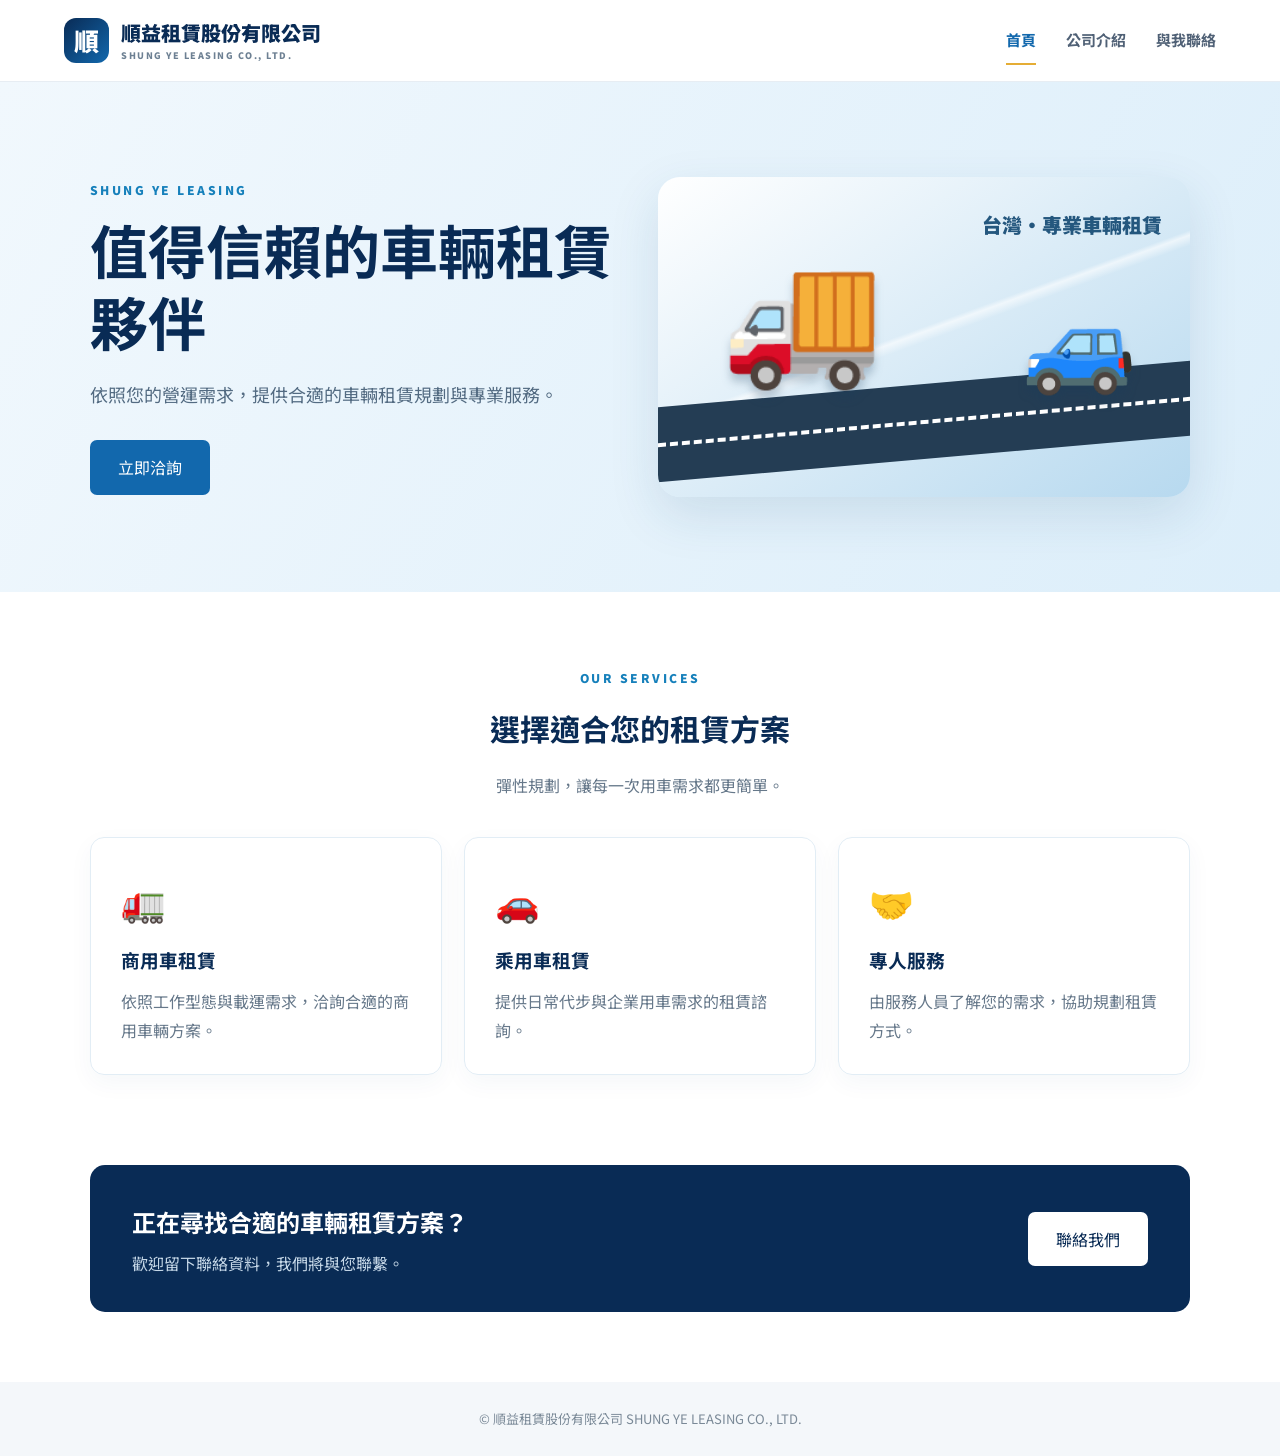
<file: index.html>
<!doctype html>
<html lang="zh-Hant">
<head>
  <meta charset="utf-8"><meta name="viewport" content="width=device-width,initial-scale=1">
  <title>順益租賃股份有限公司｜首頁</title><link rel="stylesheet" href="style.css">
</head>
<body>
<header class="site-header"><a class="brand" href="index.html"><span class="brand-mark">順</span><span>順益租賃股份有限公司<small>SHUNG YE LEASING CO., LTD.</small></span></a>
<nav><a class="active" href="index.html">首頁</a><a href="about.html">公司介紹</a><a href="contact.html">與我聯絡</a></nav></header>
<main>
<section class="hero"><div class="hero-copy"><p class="eyebrow">SHUNG YE LEASING</p><h1>值得信賴的車輛租賃夥伴</h1><p>依照您的營運需求，提供合適的車輛租賃規劃與專業服務。</p><a class="button" href="contact.html">立即洽詢</a></div><div class="hero-art"><div class="road"></div><div class="truck">🚚</div><div class="car">🚙</div><div class="city">台灣・專業車輛租賃</div></div></section>
<section class="section"><div class="section-heading"><p class="eyebrow">OUR SERVICES</p><h2>選擇適合您的租賃方案</h2><p>彈性規劃，讓每一次用車需求都更簡單。</p></div>
<div class="cards"><article class="card"><div class="icon">🚛</div><h3>商用車租賃</h3><p>依照工作型態與載運需求，洽詢合適的商用車輛方案。</p></article><article class="card"><div class="icon">🚗</div><h3>乘用車租賃</h3><p>提供日常代步與企業用車需求的租賃諮詢。</p></article><article class="card"><div class="icon">🤝</div><h3>專人服務</h3><p>由服務人員了解您的需求，協助規劃租賃方式。</p></article></div></section>
<section class="cta"><div><h2>正在尋找合適的車輛租賃方案？</h2><p>歡迎留下聯絡資料，我們將與您聯繫。</p></div><a class="button light" href="contact.html">聯絡我們</a></section>
</main><footer>© 順益租賃股份有限公司 SHUNG YE LEASING CO., LTD.</footer>
</body></html>
</file>
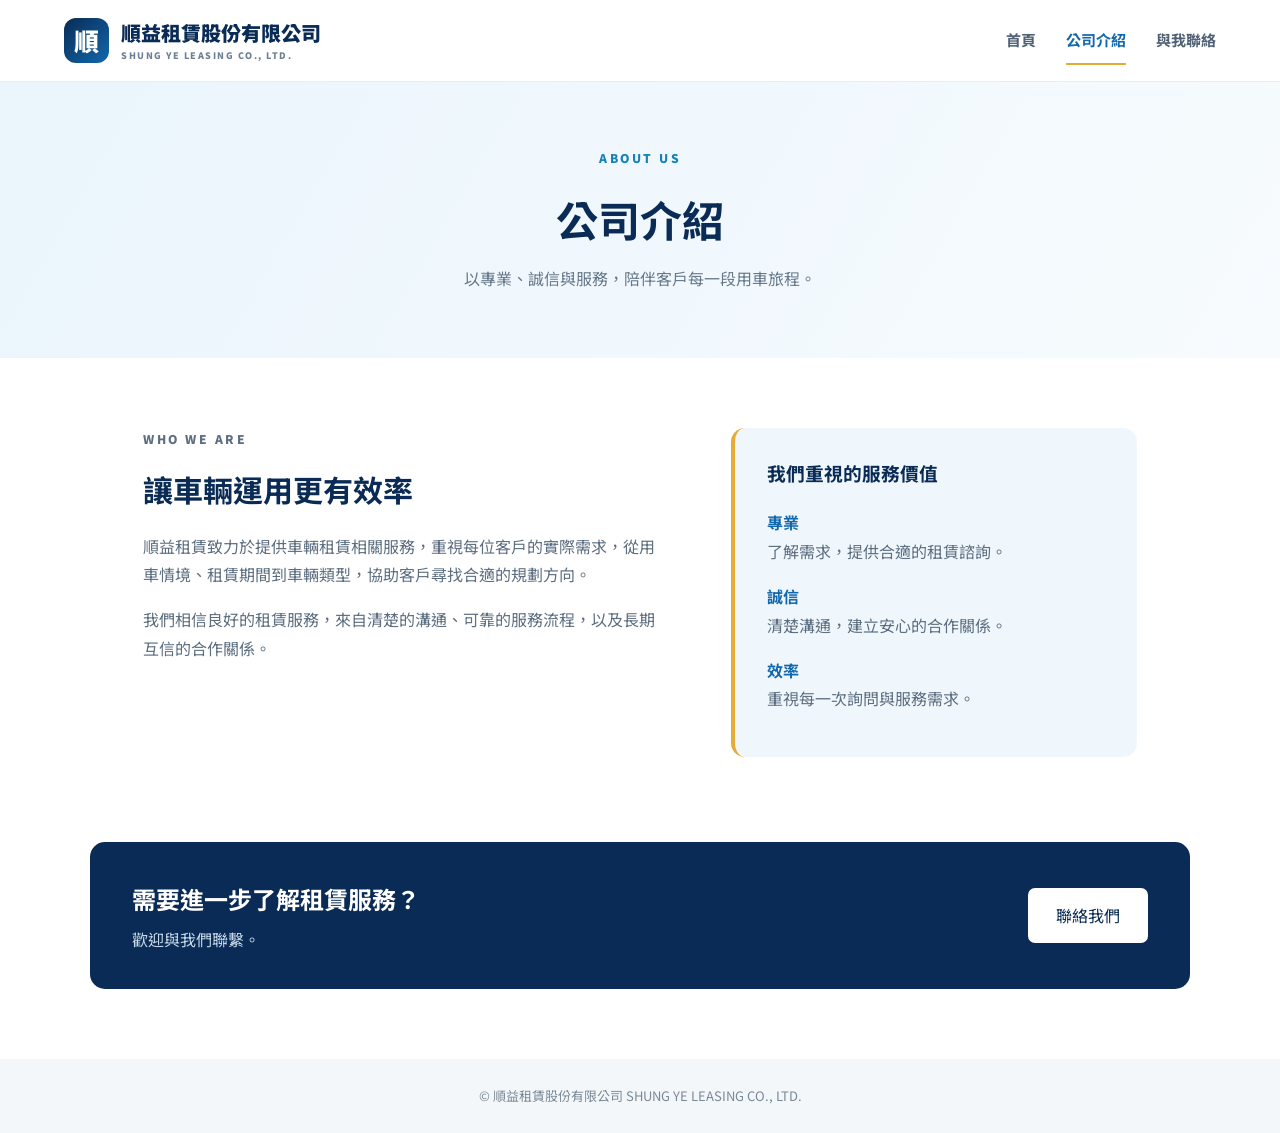
<file: about.html>
<!doctype html>
<html lang="zh-Hant"><head><meta charset="utf-8"><meta name="viewport" content="width=device-width,initial-scale=1"><title>公司介紹｜順益租賃股份有限公司</title><link rel="stylesheet" href="style.css"></head>
<body><header class="site-header"><a class="brand" href="index.html"><span class="brand-mark">順</span><span>順益租賃股份有限公司<small>SHUNG YE LEASING CO., LTD.</small></span></a><nav><a href="index.html">首頁</a><a class="active" href="about.html">公司介紹</a><a href="contact.html">與我聯絡</a></nav></header>
<main><section class="page-hero"><p class="eyebrow">ABOUT US</p><h1>公司介紹</h1><p>以專業、誠信與服務，陪伴客戶每一段用車旅程。</p></section>
<section class="content two-col"><div><p class="eyebrow">WHO WE ARE</p><h2>讓車輛運用更有效率</h2><p>順益租賃致力於提供車輛租賃相關服務，重視每位客戶的實際需求，從用車情境、租賃期間到車輛類型，協助客戶尋找合適的規劃方向。</p><p>我們相信良好的租賃服務，來自清楚的溝通、可靠的服務流程，以及長期互信的合作關係。</p></div><aside class="values"><h3>我們重視的服務價值</h3><p><b>專業</b><br>了解需求，提供合適的租賃諮詢。</p><p><b>誠信</b><br>清楚溝通，建立安心的合作關係。</p><p><b>效率</b><br>重視每一次詢問與服務需求。</p></aside></section>
<section class="cta"><div><h2>需要進一步了解租賃服務？</h2><p>歡迎與我們聯繫。</p></div><a class="button light" href="contact.html">聯絡我們</a></section></main><footer>© 順益租賃股份有限公司 SHUNG YE LEASING CO., LTD.</footer></body></html>
</file>
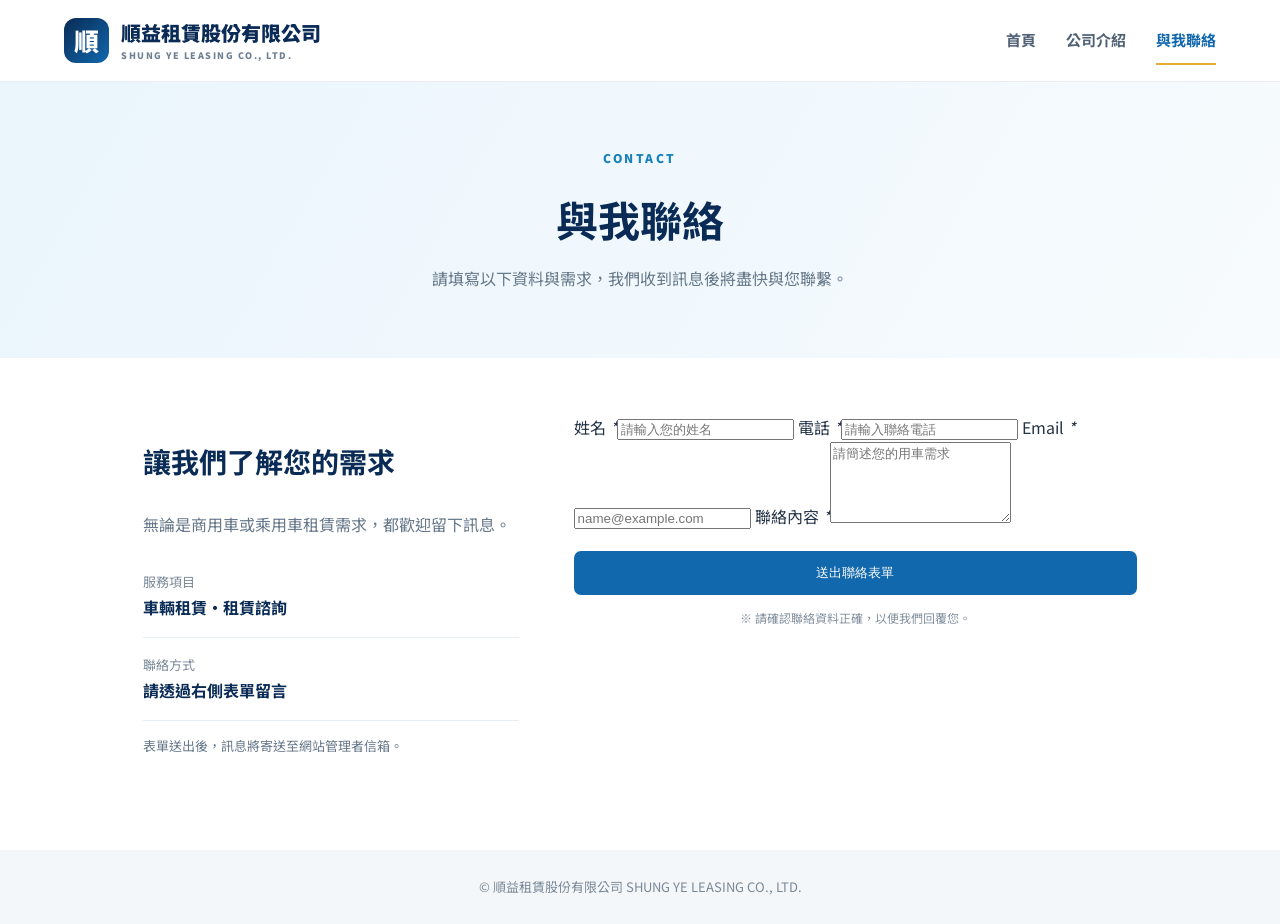
<file: contact.html>
<!doctype html>
<html lang="zh-Hant"><head><meta charset="utf-8"><meta name="viewport" content="width=device-width,initial-scale=1"><title>與我聯絡｜順益租賃股份有限公司</title><link rel="stylesheet" href="style.css"></head>
<body><header class="site-header"><a class="brand" href="index.html"><span class="brand-mark">順</span><span>順益租賃股份有限公司<small>SHUNG YE LEASING CO., LTD.</small></span></a><nav><a href="index.html">首頁</a><a href="about.html">公司介紹</a><a class="active" href="contact.html">與我聯絡</a></nav></header>
<main><section class="page-hero"><p class="eyebrow">CONTACT</p><h1>與我聯絡</h1><p>請填寫以下資料與需求，我們收到訊息後將盡快與您聯繫。</p></section>
<section class="contact-wrap"><div class="contact-info"><h2>讓我們了解您的需求</h2><p>無論是商用車或乘用車租賃需求，都歡迎留下訊息。</p><div class="info-line"><span>服務項目</span><b>車輛租賃・租賃諮詢</b></div><div class="info-line"><span>聯絡方式</span><b>請透過右側表單留言</b></div><p class="small">表單送出後，訊息將寄送至網站管理者信箱。</p></div>
<form action="https://formspree.io/f/mnpprnez" method="POST">
<input type="hidden" name="_subject" value="順益租賃網站－客戶聯絡表單">
<input type="hidden" name="_template" value="table">
<input type="hidden" name="_next" value="https://hush0314.github.io/myWeb/success.html">
<input type="text" name="_honey" style="display:none">
<label for="name">姓名 <em>*</em></label><input id="name" name="姓名" type="text" placeholder="請輸入您的姓名" required>
<label for="phone">電話 <em>*</em></label><input id="phone" name="電話" type="tel" placeholder="請輸入聯絡電話" required>
<label for="email">Email <em>*</em></label><input id="email" name="email" type="email" placeholder="name@example.com" required>
<label for="message">聯絡內容 <em>*</em></label><textarea id="message" name="聯絡內容" rows="5" placeholder="請簡述您的用車需求" required></textarea>
<button class="button submit" type="submit">送出聯絡表單</button><p class="form-note">※ 請確認聯絡資料正確，以便我們回覆您。</p>
</form></section></main><footer>© 順益租賃股份有限公司 SHUNG YE LEASING CO., LTD.</footer></body></html>
</file>
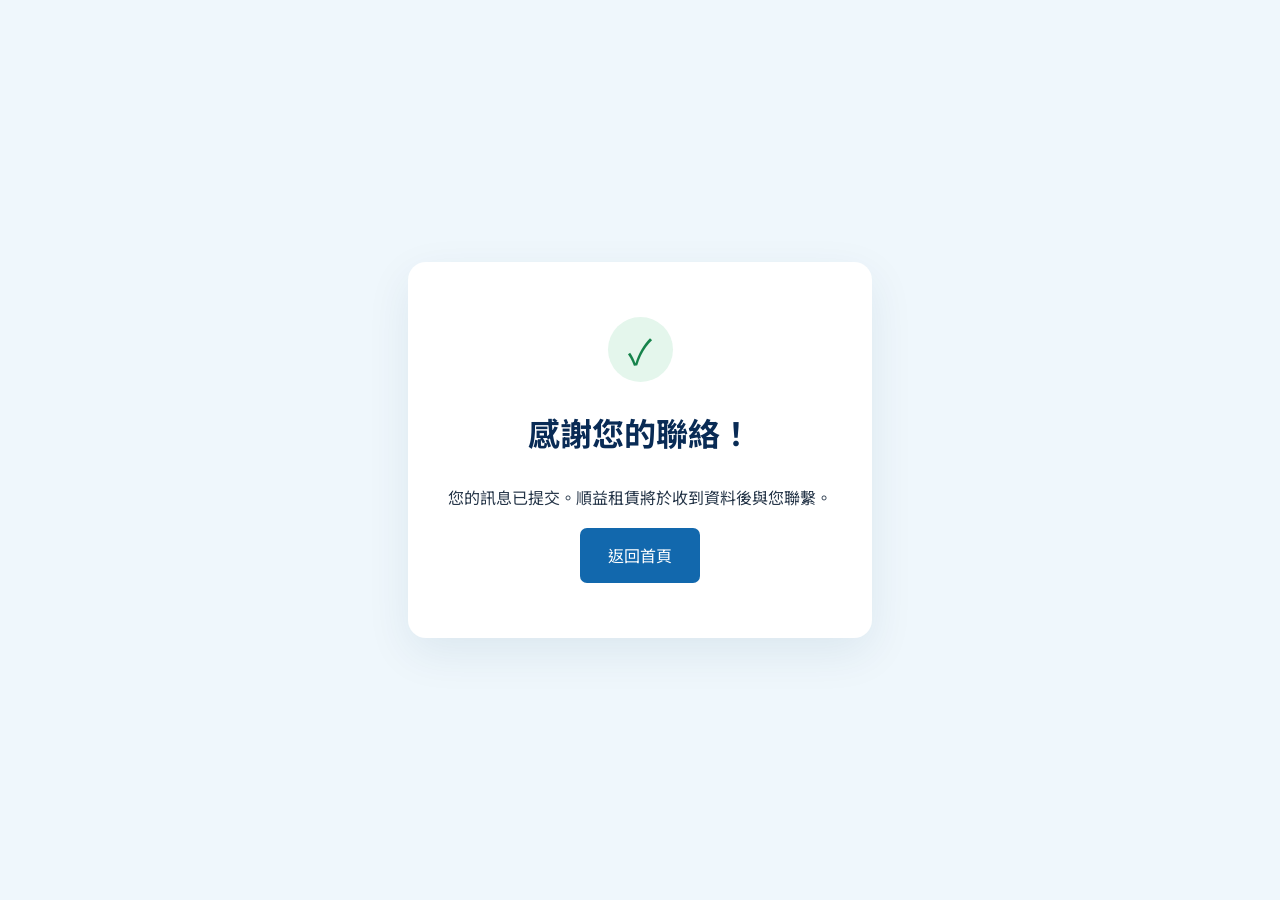
<file: success.html>
<!doctype html><html lang="zh-Hant"><head><meta charset="utf-8"><meta name="viewport" content="width=device-width,initial-scale=1"><title>訊息已送出｜順益租賃</title><link rel="stylesheet" href="style.css"></head><body><main class="success"><div class="success-box"><div class="success-icon">✓</div><h1>感謝您的聯絡！</h1><p>您的訊息已提交。順益租賃將於收到資料後與您聯繫。</p><a class="button" href="index.html">返回首頁</a></div></main></body></html>
</file>
<file: style.css>
@import url('https://fonts.googleapis.com/css2?family=Noto+Sans+TC:wght@400;500;700;900&display=swap');
:root{--navy:#092b55;--blue:#1268ad;--cyan:#eaf5fc;--ink:#243447;--muted:#66788a;--gold:#e5ad35}
*{box-sizing:border-box}body{margin:0;font-family:'Noto Sans TC',sans-serif;color:var(--ink);line-height:1.8;background:#fff}.site-header{height:auto;min-height:82px;padding:14px max(5vw,24px);display:flex;align-items:center;justify-content:space-between;gap:24px;border-bottom:1px solid #e7edf3;background:#fff}.brand{display:flex;align-items:center;gap:12px;text-decoration:none;color:var(--navy);font-weight:900;font-size:20px;line-height:1.25}.brand small{display:block;font-size:9px;letter-spacing:1.5px;color:#6d8093;margin-top:5px}.brand-mark{width:45px;height:45px;border-radius:12px;background:linear-gradient(135deg,var(--navy),var(--blue));color:white;display:grid;place-items:center;font-size:25px}nav{display:flex;gap:30px}nav a{color:#506176;text-decoration:none;font-size:15px;font-weight:700;padding:10px 0}nav a:hover,nav a.active{color:var(--blue);border-bottom:2px solid var(--gold)}.hero{min-height:510px;padding:70px max(7vw,28px);display:grid;grid-template-columns:1fr 1fr;align-items:center;gap:35px;background:linear-gradient(120deg,#f1f8fd,#dceefa)}.eyebrow{color:#1680bb;font-size:12px;font-weight:900;letter-spacing:2.5px;margin:0 0 12px}.hero h1{font-size:clamp(36px,5vw,58px);line-height:1.25;color:var(--navy);margin:0 0 20px}.hero-copy>p:not(.eyebrow){font-size:18px;color:#536b82;max-width:520px;margin-bottom:30px}.button{display:inline-block;background:var(--blue);color:#fff;text-decoration:none;border:0;border-radius:7px;padding:13px 28px;font:700 16px inherit;cursor:pointer;transition:.2s}.button:hover{background:var(--navy);transform:translateY(-2px)}.hero-art{height:320px;position:relative;border-radius:22px;background:linear-gradient(145deg,#fff,#b7d9ef);overflow:hidden;box-shadow:0 18px 50px #174e7920}.hero-art:before{content:"";position:absolute;inset:0;background:linear-gradient(160deg,transparent 48%,#fff9 49%,transparent 51%)}.road{position:absolute;bottom:38px;left:0;right:0;height:75px;background:#243d54;transform:skewY(-5deg)}.road:after{content:"";position:absolute;top:36px;left:0;right:0;border-top:4px dashed #fff}.truck,.car{position:absolute;z-index:2;filter:drop-shadow(0 8px 4px #173b5a40)}.truck{font-size:130px;bottom:74px;left:12%}.car{font-size:92px;bottom:78px;right:10%}.city{position:absolute;top:30px;right:28px;color:#24577e;font-weight:900;font-size:20px}.section{padding:75px max(7vw,28px)}.section-heading{text-align:center;margin-bottom:38px}.section-heading h2,.content h2{color:var(--navy);font-size:30px;margin:0 0 8px}.section-heading>p:last-child{color:var(--muted)}.cards{display:grid;grid-template-columns:repeat(3,1fr);gap:22px}.card{padding:30px;border:1px solid #e2edf5;border-radius:14px;box-shadow:0 8px 25px #174e790b}.card h3{color:var(--navy);margin:10px 0}.card p{color:var(--muted);margin:0}.icon{font-size:36px}.cta{margin:15px max(7vw,28px) 70px;padding:35px 42px;background:var(--navy);border-radius:15px;color:#fff;display:flex;align-items:center;justify-content:space-between;gap:20px}.cta h2{margin:0;font-size:24px}.cta p{margin:5px 0 0;color:#c6d8e8}.button.light{background:#fff;color:var(--navy);white-space:nowrap}.page-hero{text-align:center;padding:65px 24px;background:linear-gradient(120deg,#eaf5fc,#f7fbfe)}.page-hero h1{font-size:42px;color:var(--navy);margin:0 0 8px}.page-hero p:last-child{color:var(--muted);margin:0}.content{max-width:1050px;margin:auto;padding:70px 28px}.two-col{display:grid;grid-template-columns:1.3fr 1fr;gap:60px;align-items:start}.content p{color:#5c6e80}.values{padding:28px 32px;border-radius:14px;background:#f0f7fc;border-left:4px solid var(--gold)}.values h3{color:var(--navy);margin-top:0}.values b{color:var(--blue)}.contact-wrap{max-width:1050px;margin:55px auto 80px;padding:0 28px;display:grid;grid-template-columns:.8fr 1.2fr;gap:55px}.contact-info h2{color:var(--navy);font-size:28px}.contact-info>p{color:var(--muted)}.info-line{padding:15px 0;border-bottom:1px solid #e6edf3}.info-line span{display:block;font-size:13px;color:#7c8b99}.info-line b{color:var(--navy)}.small{font-size:13px}.contact-form{padding:32px;border:1px solid #e1eaf1;border-radius:15px;box-shadow:0 12px 35px #163e5b0c}.contact-form label{display:block;font-weight:700;color:var(--navy);margin:13px 0 6px}.contact-form em{color:#d33;font-style:normal}.contact-form input,.contact-form textarea{width:100%;padding:13px 14px;border:1px solid #d6e1e9;border-radius:7px;font:inherit;background:#fbfdff}.contact-form input:focus,.contact-form textarea:focus{outline:2px solid #b6d9f1;border-color:var(--blue)}.contact-form textarea{resize:vertical}.submit{width:100%;margin-top:20px}.form-note{font-size:12px;color:#8492a0;text-align:center}.success{min-height:100vh;display:grid;place-items:center;background:#eff7fc;padding:24px}.success-box{text-align:center;background:#fff;padding:55px 40px;border-radius:18px;box-shadow:0 15px 45px #123c5c15;max-width:520px}.success-icon{width:65px;height:65px;border-radius:50%;display:grid;place-items:center;margin:auto;background:#e4f6ec;color:#16834b;font-size:35px}.success h1{color:var(--navy)}footer{text-align:center;padding:25px;background:#f4f7fa;color:#7a8997;font-size:13px}
@media(max-width:760px){.site-header{align-items:flex-start;flex-direction:column}.brand{font-size:17px}nav{gap:22px;width:100%}.hero{grid-template-columns:1fr;padding-top:55px}.hero-art{height:240px}.truck{font-size:95px}.car{font-size:70px}.cards,.two-col,.contact-wrap{grid-template-columns:1fr}.cta{margin:10px 20px 45px;padding:28px;align-items:flex-start;flex-direction:column}.page-hero h1{font-size:34px}.contact-wrap{margin-top:35px}.contact-form{padding:23px}}
</file>
